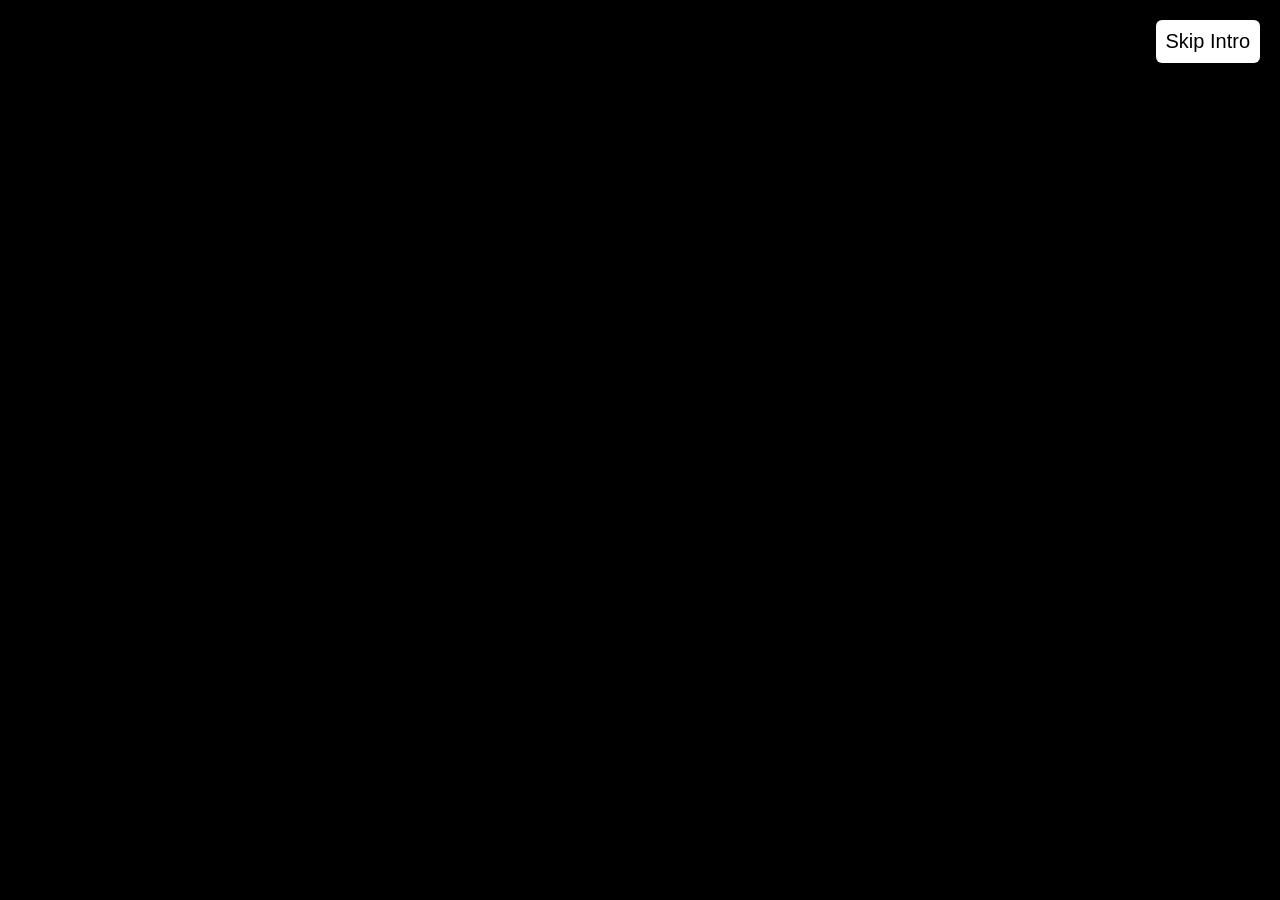
<file: index.html>
<!DOCTYPE html>
<html lang="en">

<head>
  <meta charset="UTF-8">
  <meta name="viewport" content="width=device-width, initial-scale=1.0">

  <!-- Page title for screen readers -->
  <title>Big Planetarium| Explore the Universe</title>

  <!-- Main external stylesheet link -->
  <link rel="stylesheet" href="stylesheets/style.css">

  <!-- Space-themed fonts link-->
  <link
    href="https://fonts.googleapis.com/css2?family=Orbitron:wght@400;600;800&family=Space+Grotesk:wght@300;400;600&display=swap"
    rel="stylesheet">
</head>

<body class="home-page">

  <!-- INTRO logo video-->
  <!--Better accessibility telling user its temporary overlay and 
   aria label explains what section is about-->
  <div id="introOverlay" role="dialog" aria-label="Intro animation overlay">
    <!--aria hidden used to prevent reading unnecessary media content-->
    <video id="introVideo" muted playsinline autoplay aria-hidden="true">

      <source src="ASSETS/logo 4k.mp4" type="video/mp4">
    </video>

    <!-- Accessible skip button -->
    <!--  to help users to jump directly to the homepage-->
    <button class="skipIntroBtn" onclick="skipIntro()">Skip Intro</button>
  </div>

  <!--Main Navigation  -->
  <nav class="nav" id="nav" aria-label="Main Navigation">
    <!-- Accessible alt text -->
    <img src="ASSETS/logo 1.png" class="logo" alt="Big Planetarium Logo">
    <div>
      <!-- type="button"- to prevent button from acting like a form submit -->
      <button type="button" onclick="playIntro()" aria-label="Replay intro">
        Intro</button>
      <button type="button" onclick="go('home')" aria-label="Go to home screen">
        Home</button>
      <button type="button" onclick="go('story')" aria-label="Open story timeline">
        Story Timeline</button>
      <button type="button" onclick="go('doors')" aria-label="Open portal section">
        Portals</button>
    </div>
  </nav>
  <!--Main Navigation ends here  -->

  <!-- Decorative side title of website -->
  <div class="side-title" aria-hidden="true">BIG PLANETARIUM</div>
  <canvas id="space" aria-hidden="true"> </canvas>

  <!-- Back navigation button -->
  <button id="backBtn" class="back-btn hidden" type="button" aria-label="return to homepage">

    ← TERMINATE JOURNEY</button>

  <!-- Accessible skip link -->
  <!--to help keyboard users skip repetitive navigation -->
  <a href="#main-content" class="skip-link">
    Skip to main content
  </a>

  <!-- Main Content -->
  <main id="main-content">

    <!-- Home Screen -->
    <section class="screen hidden" id="home" aria-labelledby="home-title">
      <h1>Big Planetarium</h1>

      <p class="subtitle1">You awaken in an infinite void. No stars. No light. Only silence… until reality begins to
        form
        around your
        consciousness.</p>
      <button class="awaken-btn" type="button" onclick="go('home2')"
        aria-label="Begin awakening sequence">Awaken</button>
    </section>

    <!--2nd pre-intro Home screen-->
    <section class="screen hidden" id="home2" aria-labelledby="journey-title">

      <h1 class="title">Through Space & Time</h1>

      <p class="subtitle2">A cinematic exploration of the 13.8 billion year voyage of our universe.</p>

      <button class="awaken-btn" type="button" onclick="go('story')" aria-label="Start universe journey">
        START JOURNEY</button>
    </section>

    <!-- DETAILED STORY TIMELINE SECTION -->

    <section class="section hidden" id="story" aria-labelledby="timeline-heading">
      <div class="story-scroll-container">
        <div class="story-header">

          <h2 id="subheading">The Timeline</h2>

        </div>

        <!-- 1 -->
        <article class="story-block">
          <div class="image-wrap"><img src="ASSETS/cosmos_1579876334.gif"
              alt="Animated visualization of the Big Bang expansion">
          </div>
          <div class="text-wrap">
            <h3>01. The Big Bang</h3>
            <p>13.8 billion years ago, everything began as a "singularity"—a point of infinite heat and density.
              In a rapid growth spurt called <strong>Inflation</strong>, space expanded exponentially in a
              tiny fraction of a second.</p>
          </div>
        </article>

        <!-- ================================================= -->

        <!-- 2 -->
        <article class="story-block">
          <div class="image-wrap"><img src="ASSETS/cosmos_2085432392.gif" alt="Primordial soup"></div>
          <div class="text-wrap">
            <h3>02. The Early Soup</h3>
            <p>The universe was a "Quark Soup," too hot for matter to exist. As it cooled, a tiny imbalance
              between matter and antimatter allowed matter to survive, eventually forming the first protons
              and neutrons.</p>
          </div>
        </article>
        <!-- ================================================= -->

        <!-- 3 -->
        <article class="story-block">
          <div class="image-wrap"><img src="ASSETS/cosmos_1296100878.gif" alt="Cosmic Microwave Background map"></div>
          <div class="text-wrap">
            <h3>03. Let There Be Light</h3>
            <p>380,000 years later, the universe cooled enough for neutral atoms to form. The "fog" cleared, and
              light traveled freely for the first time. This echo is still visible today as the <strong>Cosmic
                Microwave Background (CMB)</strong>.</p>
          </div>
        </article>
        <!-- ================================================= -->

        <!-- 4 -->
        <article class="story-block">
          <div class="image-wrap"><img src="ASSETS/cosmos_1156726132.gif" alt="The Dark age"></div>
          <div class="text-wrap">
            <h3>04. The Dark Ages</h3>
            <p>For millions of years, the universe was dark. There were no stars, only vast clouds of hydrogen
              and helium gas waiting for the invisible tug of Dark Matter to pull them together.</p>
          </div>
        </article>
        <!-- ================================================= -->

        <!-- 5 -->
        <article class="story-block">
          <div class="image-wrap"><img src="ASSETS/cosmos_1041196085.gif" alt="First stars"></div>
          <div class="text-wrap">
            <h3>05. The Cosmic Dawn</h3>
            <p>Gravity eventually won. The first stars (Population III) ignited, clustering into the first
              galaxies. Their ultraviolet light reionized the gas, finally clearing the cosmic haze.</p>
          </div>
        </article>
        <!-- ================================================= -->

        <!-- 6 -->
        <article class="story-block">
          <div class="image-wrap"><img src="ASSETS/cosmos_243748687.gif" alt="Galaxy Assembly"></div>
          <div class="text-wrap">
            <h3>06. Heavy Elements</h3>
            <p>The first stars died in violent supernovas, forging carbon, oxygen, and iron. These elements
              seeded the cosmos, providing the "stardust" needed to build later stars and planets.</p>
          </div>
        </article>
        <!-- ================================================= -->

        <!-- 7 -->
        <article class="story-block">
          <div class="image-wrap"><img src="ASSETS/cosmos_2030505076.gif" alt="Formation of planets">
          </div>
          <div class="text-wrap">
            <h3>07. Our Solar System</h3>
            <p>4.6 billion years ago, a nebula collapsed to form our Sun and Earth. By 3.8 billion years ago,
              simple life emerged, evolving into complex beings capable of wondering about their origins.</p>
          </div>
        </article>
        <!-- ================================================= -->

        <!-- 8 -->
        <article class="story-block">
          <div class="image-wrap"><img src="ASSETS/cosmos_456571891.gif" alt="Future Universe"></div>
          <div class="text-wrap">
            <h3>08. The Infinite Future</h3>
            <p>Today, Dark Energy accelerates expansion. One day, the universe may end in a cold "Heat Death" as the
              last
              stars burn out and space drifts apart. <strong>But before the lights fade, the vastness of the present
                remains yours to explore. Step through the portals to witness the wonders that exist in our fleeting
                moment of cosmic time.</strong> </p>
          </div>
        </article>
        <!-- ================================================= -->

        <!-- Portal transition button -->
        <button class="awaken-btn" type="button" onclick="go('doors')" aria-label="Open universe portals">
          TRANSIT THE PORTALS</button>
      </div>
    </section>

    <!-- ================================================= -->
    <!-- PORTAL SECTION -->
    <section class="screen hidden" id="doors" aria-labelledby="portal-heading">

      <h2>Choose a Portal</h2>

      <div class="doorGrid">

        <!-- ================================================= -->
        <!-- Portal 1-Milky Way Galaxy-->

        <!-- tabindex to allow keyboard focus and 
    role="button" to tell users that this behaves like a button.-->

        <article class="door" tabindex="0" role="button" aria-label="Enter the Milky Way portal"
          onclick="window.location.href='landing pages/milkyway.html'">
          <img src="ASSETS/u_mey4kjj5ww-galaxy-1998.gif" alt="Animated Milky Way galaxy">

          <h3>Milky Way</h3>
        </article>
        <!-- ================================================= -->

        <!-- Portal 2 - Solar System -->
        <article class="door" tabindex="0" role="button" aria-label="Enter the Solar System portal"
          onclick="window.location.href='landing pages/solarsystem.html'">
          <img src="ASSETS/universe.jpeg" alt="Illustration of the Solar System planets">

          <h3>Solar System</h3>
        </article>
        <!-- ================================================= -->
        <!-- PORTAL 3 - Stars -->

        <article class="door" tabindex="0" role="button" aria-label="Enter the Stars and Beyond portal"
          onclick="window.location.href='landing pages/stars.html'">
          <img src="ASSETS/space.jpeg" alt="Deep space filled with stars and galaxies">
          <h3>Stars & Beyond</h3>
        </article>

      </div>
    </section>
  </main>

  <!-- Main JavaScript link -->
  <script src="scripts/script.js"></script>

</body>

</html>
</body>

</html>
</file>
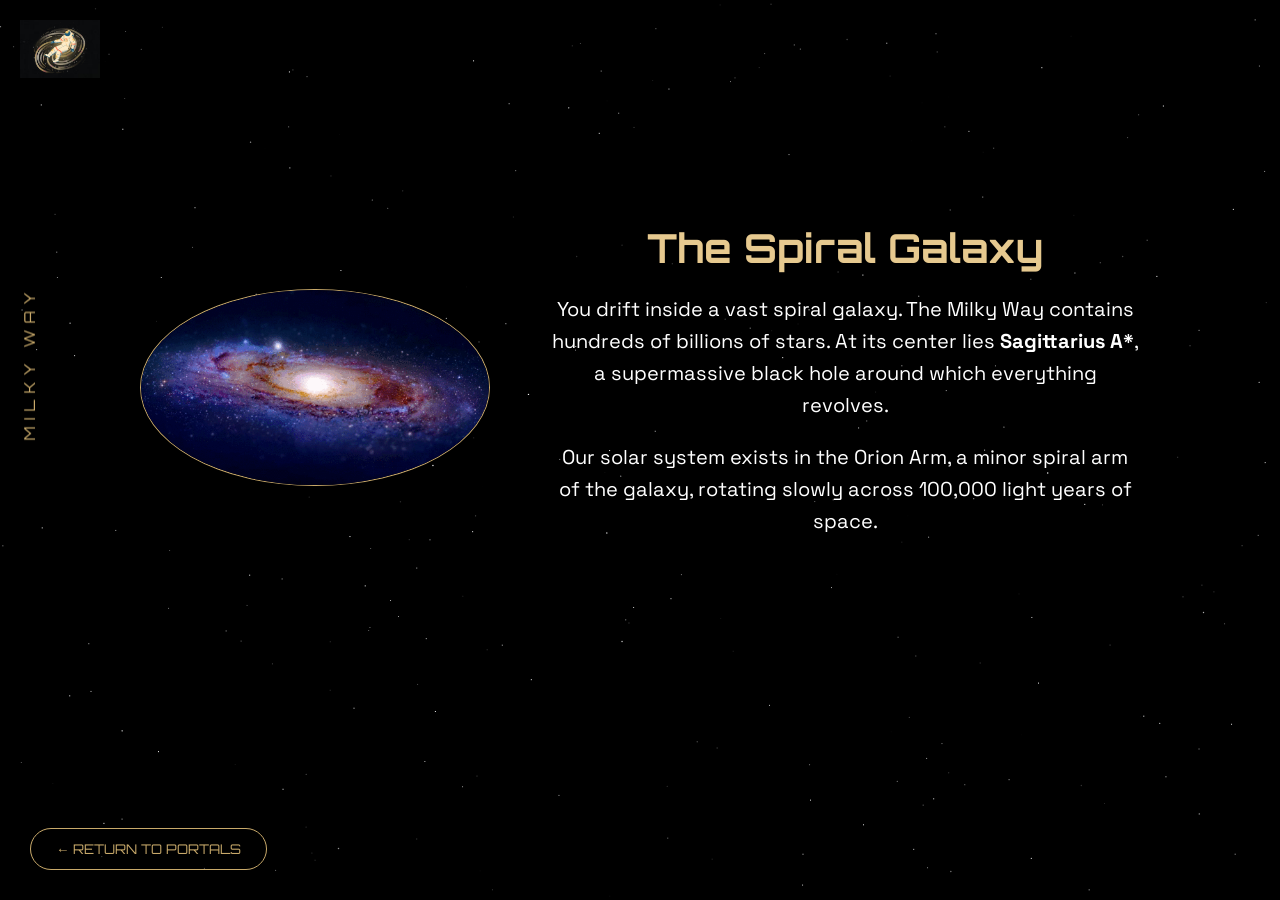
<file: landing pages/milkyway.html>
<!DOCTYPE html>
<html lang="en">

<head>
    <meta charset="UTF-8">
    <meta name="viewport" content="width=device-width, initial-scale=1.0">
    <title>Milky Way | Big Planetarium</title>
    <!-- Link to the shared landing style page -->
    <link rel="stylesheet" href="../stylesheets/landing.css">
    <link
        href="https://fonts.googleapis.com/css2?family=Orbitron:wght@400;600;800&family=Space+Grotesk:wght@300;400;600&display=swap"
        rel="stylesheet">
</head>

<body>
    <nav class="nav show" aria-label="Main Navigation">
        <img src="../ASSETS/logo 1.png" class="logo" alt="Planetarium Logo">

    </nav>

    <!-- Side title  -->
    <div class="side-title" aria-hidden="true">MILKY WAY</div>

    <!-- Starfield background  -->
    <canvas id="space" aria-hidden="true"></canvas>

    <main id="main-content" class="section">
        <div class="story-scroll-container">
            <article class="story-block active">
                <div class="image-wrap">
                    <img src="../ASSETS/u_mey4kjj5ww-galaxy-1998.gif" alt="Milky Way Galaxy">
                </div>
                <div class="text-wrap">
                    <h3>The Spiral Galaxy</h3>
                    <p>You drift inside a vast spiral galaxy. The Milky Way contains hundreds of billions of stars. At
                        its center lies <strong>Sagittarius A*</strong>, a supermassive black hole around which
                        everything revolves.</p>
                    <p>Our solar system exists in the Orion Arm, a minor spiral arm of the galaxy, rotating slowly
                        across 100,000 light years of space.</p>
                </div>
            </article>
        </div>
    </main>

    <button class="back-btn" type="button" onclick="returnToPortals()" aria-label="Go back to the portal selection">
        ← RETURN TO PORTALS
    </button>
    <!-- Shared landing javascript-->
    <script src="../scripts/landing.js"></script>
</body>

</html>
</file>
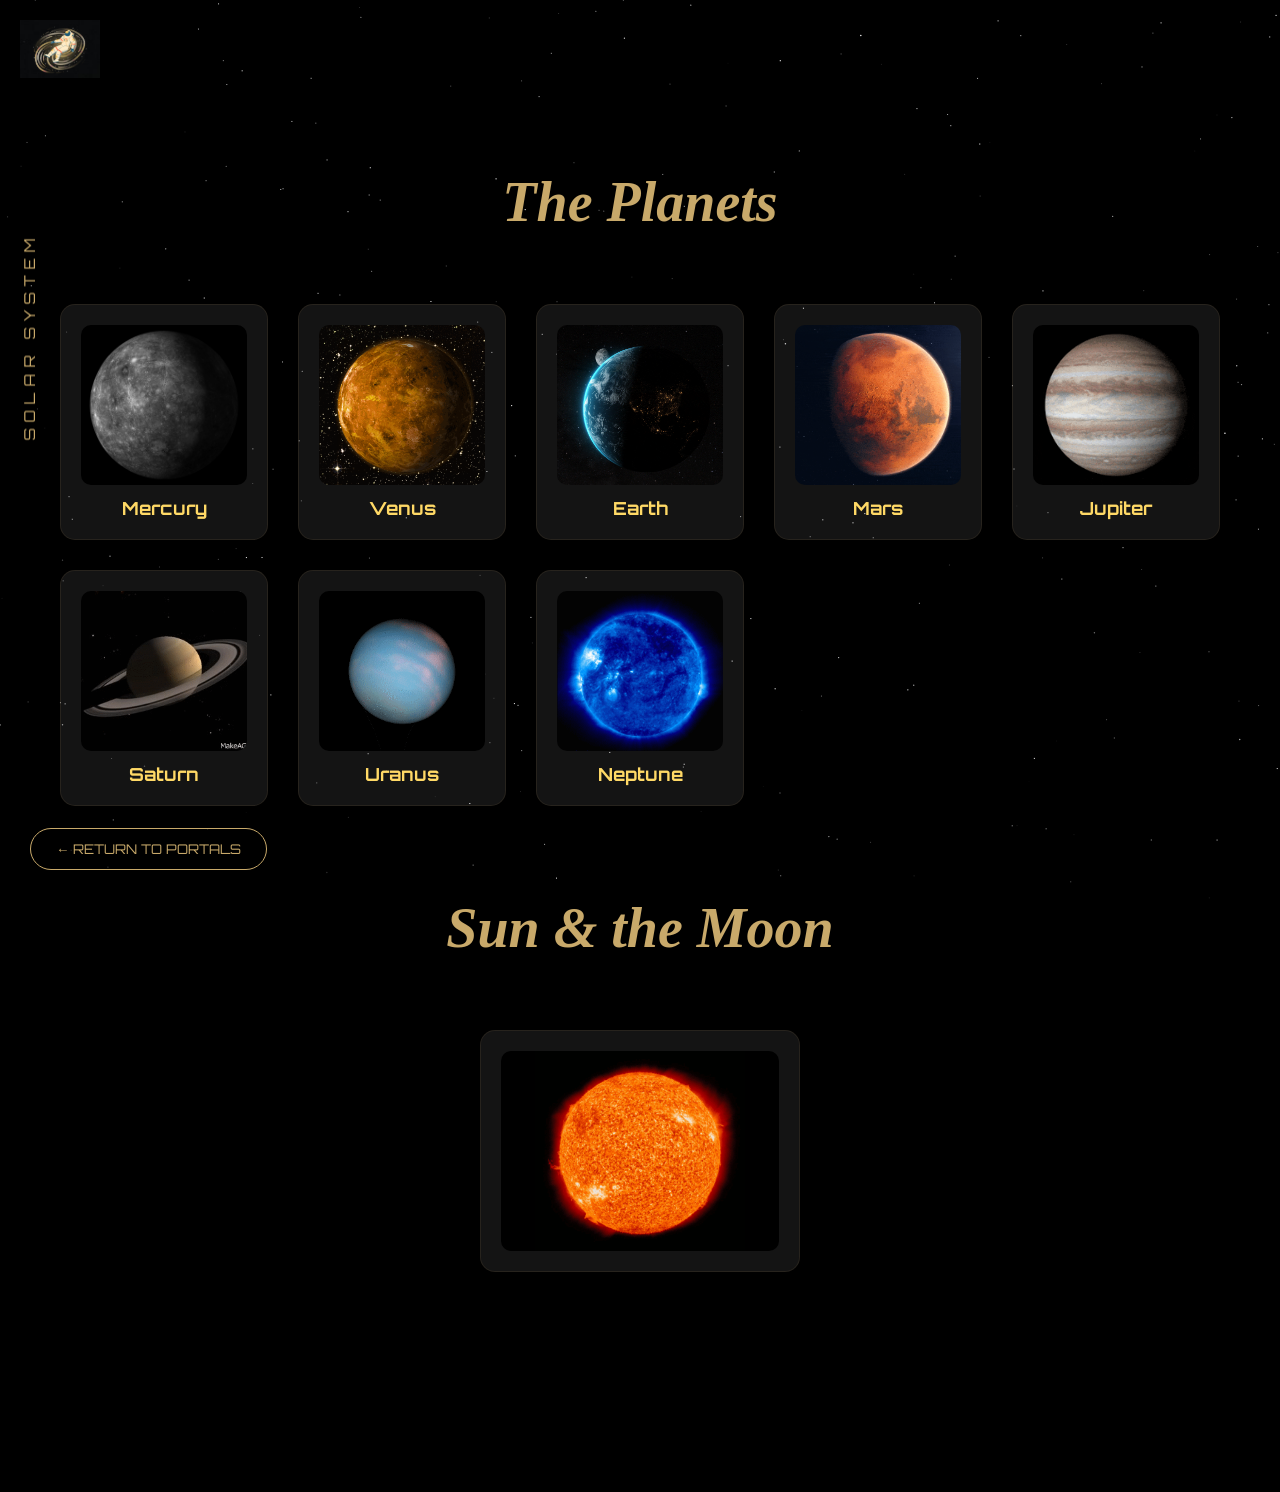
<file: landing pages/solarsystem.html>
<!DOCTYPE html>
<html lang="en">

<head>
  <meta charset="UTF-8">
  <meta name="viewport" content="width=device-width, initial-scale=1.0">
  <title>Solar System | Big Planetarium</title>
  <!-- Link to the shared landing style page -->
  <link rel="stylesheet" href="../stylesheets/landing.css">

  <link
    href="https://fonts.googleapis.com/css2?family=Orbitron:wght@400;600;800&family=Space+Grotesk:wght@300;400;600&display=swap"
    rel="stylesheet">
</head>

<body>
  <nav class="nav show" aria-label="Main Navigation">
    <img src="../ASSETS/logo 1.png" class="logo" alt="Big Planetarium Logo">

  </nav>

  <!--Visual decoration - Side title  -->
  <div class="side-title" aria-hidden="true">SOLAR SYSTEM</div>
  <!--Visual decoration - Starfield background  -->
  <canvas id="space" aria-hidden="true"></canvas>

  <!--Main content -->
  <main id="main-content">

    <section class="section" aria-labelledby="planets-title">
      <h2 class="title">The Planets</h2>
      <div class="grid">

        <!-- 
          Added aria-label so screen readers describe the ACTION (viewing details) 
          rather than just reading the name of the planet.
        -->
        <div class="card"
          onclick="openPlanet('Mercury', 'Type: Terrestrial (Rocky)<br>Moons: 0<br>Year: 88 Earth Days<br>Atmosphere: Oxygen, Sodium, Hydrogen<br><br>Uniqueness: Smallest planet with extreme temperatures (430°C to -180°C).', '../ASSETS/mercury.gif')"
          role="button" tabindex="0" aria-label="View details for Mercury">
          <img src="../ASSETS/mercury.gif" alt="Mercury">
          <h3>Mercury</h3>
        </div>
        <div class="card"
          onclick="openPlanet('Venus', 'Type: Terrestrial (Rocky)<br>Moons: 0<br>Year: 225 Earth Days<br>Atmosphere: Thick Carbon Dioxide & Sulfuric Acid<br><br>Uniqueness: The hottest planet in our system; it rotates backward.', '../ASSETS/venus.gif')"
          role="button" tabindex="0" aria-label="View details for Venus">
          <img src="../ASSETS/venus.gif" alt="Venus ">
          <h3>Venus</h3>
        </div>
        <div class="card"
          onclick="openPlanet('Earth', 'Type: Terrestrial (Rocky)<br>Moons: 1<br>Year: 365 Days<br>Atmosphere: Nitrogen & Oxygen<br><br>Uniqueness: The only world known to harbor life and liquid surface water.', '../ASSETS/earth.gif')"
          role="button" tabindex="0" aria-label="View details for Earth">
          <img src="../ASSETS/earth.gif" alt="Earth">
          <h3>Earth</h3>
        </div>
        <div class="card"
          onclick="openPlanet('Mars', 'Type: Terrestrial (Rocky)<br>Moons: 2<br>Year: 687 Earth Days<br>Atmosphere: Mostly Carbon Dioxide<br><br>Uniqueness: The Red Planet; home to Olympus Mons, the largest volcano in space.', '../ASSETS/mars.gif')"
          role="button" tabindex="0" aria-label="View details for Mars">
          <img src="../ASSETS/mars.gif" alt="Mars">
          <h3>Mars</h3>
        </div>
        <div class="card"
          onclick="openPlanet('Jupiter', 'Type: Gas Giant<br>Moons: 95<br>Year: 12 Earth Years<br>Atmosphere: Hydrogen & Helium<br><br>Uniqueness: The King of Planets; twice as massive as all other planets combined.', '../ASSETS/jupiter.gif')"
          role="button" tabindex="0" aria-label="View details for Jupiter">
          <img src="../ASSETS/jupiter.gif" alt="Jupiter">
          <h3>Jupiter</h3>
        </div>
        <div class="card"
          onclick="openPlanet('Saturn', 'Type: Gas Giant<br>Moons: 146<br>Year: 29 Earth Years<br>Atmosphere: Hydrogen & Helium<br><br>Uniqueness: Spectacular ring system; it is so light it would float in water.', '../ASSETS/saturn.gif')"
          role="button" tabindex="0" aria-label="View details for Saturn">
          <img src="../ASSETS/saturn.gif" alt="Saturn">
          <h3>Saturn</h3>
        </div>
        <div class="card"
          onclick="openPlanet('Uranus', 'Type: Ice Giant<br>Moons: 27<br>Year: 84 Earth Years<br>Atmosphere: Hydrogen, Helium, Methane<br><br>Uniqueness: The Sideways Planet; it rotates on its side due to an ancient collision.', '../ASSETS/uranus.gif')"
          role="button" tabindex="0" aria-label="View details for Uranus">
          <img src="../ASSETS/uranus.gif" alt="Uranus">
          <h3>Uranus</h3>
        </div>
        <div class="card"
          onclick="openPlanet('Neptune', 'Type: Ice Giant<br>Moons: 14<br>Year: 165 Earth Years<br>Atmosphere: Hydrogen, Helium, Methane<br><br>Uniqueness: The Windiest World. Supersonic winds reach speeds over 1,200 mph.', '../ASSETS/neptune.gif')"
          role="button" tabindex="0" aria-label="View details for Neptune">
          <img src="../ASSETS/neptune.gif" alt="Neptune">
          <h3>Neptune</h3>
        </div>
      </div>

      <h2 class="title">Sun & the Moon </h2>
      <div class="grid-center">
        <div class="card"
          onclick="openPlanet('Sun','Type: Star<br>Center of Solar System<br><br>Uniqueness: Provides all energy for life on Earth<br><br><h3>Moon</h3> The Moon orbits Earth and influences tides and is the only natural satellite of our planet.','../ASSETS/Sun-Moon.gif')"
          role="button" tabindex="0" aria-label="View details for the Sun and Moon">


          <img src="../ASSETS/Sun-Moon.gif" alt="Visualization of the Sun and Moon">
        </div>
      </div>
    </section>
  </main>


  <div class="modal" id="modal" role="dialog" aria-modal="true" aria-labelledby="mtitle">
    <div class="modal-content">
      <button class="close" type="button" onclick="closeModal()" aria-label="Close details">
        Close</button>
      <img id="mimg" alt="Planet detail visual">
      <h2 id="mtitle"></h2>
      <p id="mdesc"></p>
    </div>
  </div>

  <button class="back-btn" type="button" onclick="returnToPortals()" aria-label="Return to portal selection">
    ← RETURN TO PORTALS
  </button>

  <script src="../scripts/landing.js"></script>

</body>

</html>
</file>
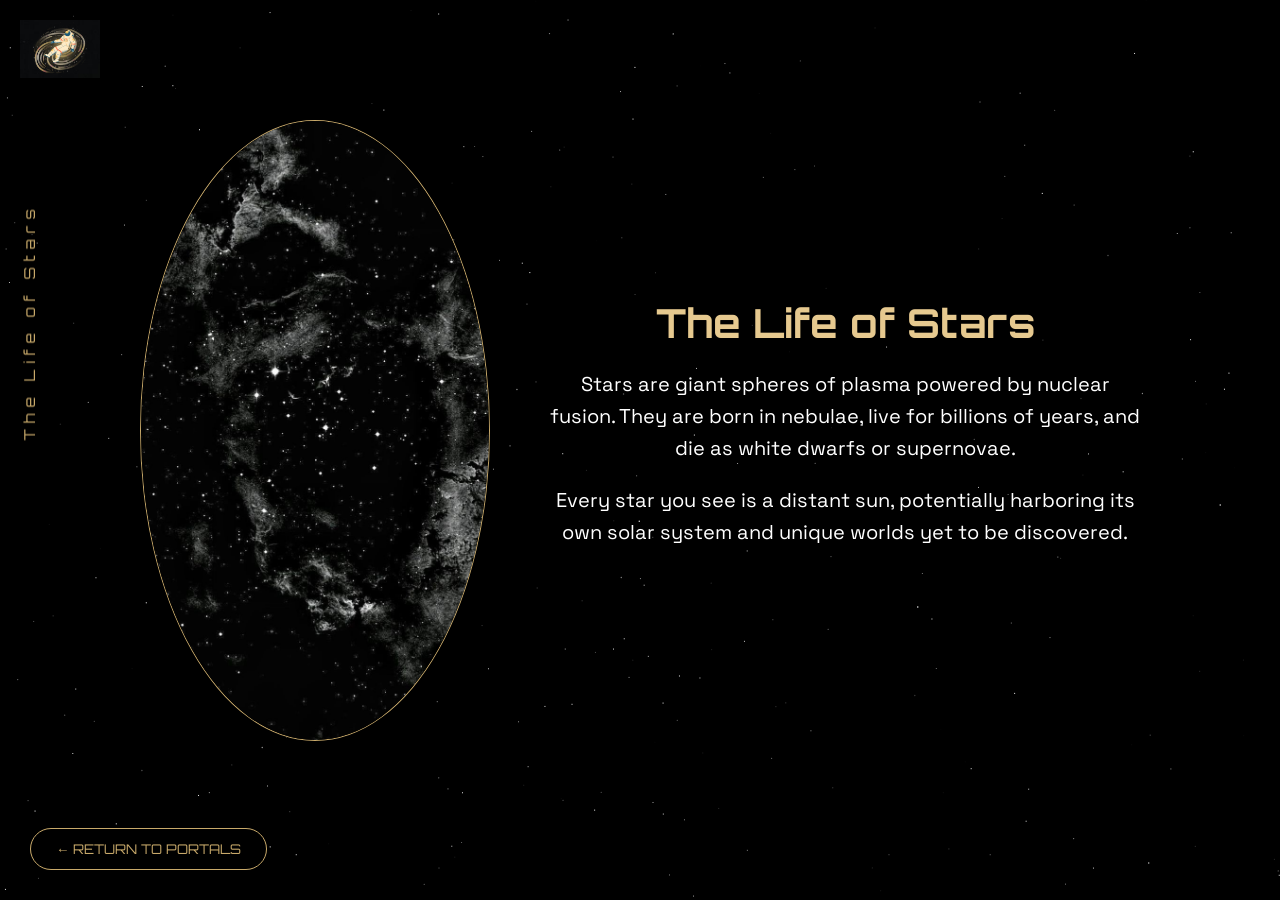
<file: landing pages/stars.html>
<!DOCTYPE html>
<html lang="en">

<head>
  <meta charset="UTF-8">
  <meta name="viewport" content="width=device-width, initial-scale=1.0">
  <title>Stars | Big Planetarium</title>
  <link rel="stylesheet" href="../stylesheets/landing.css">
  <link
    href="https://fonts.googleapis.com/css2?family=Orbitron:wght@400;600;800&family=Space+Grotesk:wght@300;400;600&display=swap"
    rel="stylesheet">
</head>

<body>
  <nav class="nav show" aria-label="Main Navigation">
    <img src="../ASSETS/logo 1.png" class="logo">
  </nav>

  <div class="side-title" aria-hidden="true">The Life of Stars</div>
  <canvas id="space" aria-hidden="true"></canvas>
  <main id="main-content" class="section">
    <div class="story-scroll-container">
      <article class="story-block active">
        <div class="image-wrap">
          <img src="../ASSETS/space.jpeg" alt="Deep space view showing a dense field of distant stars ">
        </div>
        <div class="text-wrap">
          <h3>The Life of Stars</h3>
          <p>Stars are giant spheres of plasma powered by nuclear fusion. They are born in nebulae, live for billions of
            years, and die as white dwarfs or supernovae.</p>
          <p>Every star you see is a distant sun, potentially harboring its own solar system and unique worlds yet to be
            discovered.</p>
        </div>
      </article>
    </div>
  </main>

  <button class="back-btn" type="button" onclick="returnToPortals()" aria-label="Return to the portal selection screen">
    ← RETURN TO PORTALS
  </button>
  <script src="../scripts/landing.js"></script>
</body>

</html>
</file>
<file: stylesheets/style.css>
/* 
  to hide intro completely after user skips it 
  -used it for accessibilty.
*/
.skip-intro-active #introOverlay {
  display: none;
  opacity: 0;
  visibility: hidden;
}

/* CSS variables for reusable theme colors.
  to make the design easier to maintain later.*/

:root {
  --gold: #C8A96A;
  --soft-gold: #e6c98f;
}

/*  Basic reset so spacing behaves consistently across browsers.*/
* {
  margin: 0;
  padding: 0;
  box-sizing: border-box;
}

body {
  font-family: 'Space Grotesk', sans-serif;
  color: white;
  overflow: hidden;
  background: black;
  z-index: 1;
  position: relative;

}

/* 
  Shared screen layout styles.
  Using flexbox here to center content easily.
*/

.screen,
.section {
  position: fixed;
  inset: 0;
  display: flex;
  flex-direction: column;
  justify-content: flex-start;
  align-items: center;
  text-align: center;
  padding: 80px 20px;
  transition: all 1s;
  overflow-y: auto;
  /* Allows scrolling inside sections */
  z-index: 5;
  /* Added z-index to stay above canvas */
}

/* ===== Accessibilty feature  ===== */

/* 
  Skip link used to help keyboard users jump directly
  to the main content instead of tabbing through everything.
*/
.skip-link {
  position: absolute;
  z-index: 1000;
  /* Added z-index to stay on top of the page */
  top: -40px;
  left: 10px;
  background: white;
  color: black;
  padding: 8px;

}

/* Skip link becomes visible when focused with keyboard tab.*/
.skip-link:focus {
  top: 10px;
}

/* 
  Focus outline to improve keyboard accessibility.
  Helping users to see which button is currently selected.
*/
button:focus {
  outline: 3px solid white;
  outline-offset: 4px;
}

/* Decorative floating side-title */
.side-title {
  position: fixed;
  left: 20px;
  top: 50%;
  transform: translateY(-50%) rotate(-90deg);
  transform-origin: left top;
  font-family: 'Orbitron', sans-serif;
  font-size: 15px;
  letter-spacing: 6px;
  color: burlywood;
  animation: floatText 6s infinite;
  /* Floating animation */


  z-index: 10;
}

/* Keyframe animation for floating title.*/
@keyframes floatText {
  50% {
    transform: translateY(-55%) rotate(-90deg)
  }
}

/* INTRO SECTION */
#introOverlay {
  position: fixed;
  inset: 0;
  background: black;
  z-index: 9999;
  /* Very high z-index keeps intro above everything */
  display: flex;
  justify-content: center;
  align-items: center;
  flex-direction: column;
  transition: opacity 1s;
}

/* Fullscreen cinematic intro video */
#introOverlay video {
  width: 100%;
  height: 100%;
  object-fit: cover;
  /* to prevent video stretching */

}

/* Intro skip button for accessibilty */
.skipIntroBtn {
  position: absolute;
  top: 20px;
  right: 20px;
  padding: 10px;
  background: white;
  color: black;
  border: none;
  border-radius: 6px;
  cursor: pointer;
  z-index: 10000;
  font-size: 20px;
  font-weight: 500;
}

/* Navigation bar */
.nav {
  position: fixed;
  top: 0;
  width: 100%;
  justify-content: space-between;
  align-items: center;
  display: flex;
  padding: 12px 20px;
  background: rgba(0, 0, 0, 0.4);
  backdrop-filter: blur(8px);
  /* backdrop-filter to create glassmorphism blur effect.*/
  z-index: 100;
  opacity: 0;
  transition: opacity 1s;

}

/* Hover effect so the button doesn't feel static */
.nav button:hover {
  background: yellow;
  color: black;
}

/* to make the navigation fade in smoothly */
.nav.show {
  opacity: 1;
}

/* Animated rotating logo */
.logo {
  width: 100px;
  margin-right: 40px;
  animation: spin 5s linear infinite;
  /* Infinite spin animation */
}

/* Rotation animation for the side logo */
@keyframes spin {
  from {
    transform: rotate(0deg);
  }

  to {
    transform: rotate(360deg);
  }
}

.nav button {
  margin-left: 10px;
  padding: 8px 12px;
  background: rgba(255, 255, 255, 0.1);
  border: none;
  color: white;
  border-radius: 6px;
  cursor: pointer;
  font-family: 'Space Grotesk', sans-serif;
  font-size: 17px;

}

/* ===== SCREENS ===== */
/* Handles showing and hiding different screens */
.screen {
  position: fixed;
  inset: 0;
  display: flex;
  flex-direction: column;
  justify-content: center;
  align-items: center;
  text-align: center;
  padding: 80px 20px;
  transition: all 1s;
}

/* Hidden screens slide away and become non-interactive.*/
.hidden {
  opacity: 0;
  transform: translateY(100vh);
  pointer-events: none;
  /* to prevent hidden sections from blocking clicks */

  display: none;
  /* Added display none to ensure they don't block clicks */

}

/* ===== Home Section ===== */
#home h1 {
  font-size: 70px;
  font-family: 'Orbitron', sans-serif;
  line-height: 1.7;
}

p {
  font-size: 20px;
  color: lightgray;
  margin-bottom: 40px;

}

#home2 {
  justify-content: center;
  text-align: center;
}

.title {
  font-family: 'Bodoni Moda', serif;
  /*responsive font css used to make text
   scales smoothly between min and max sizes on all screens */
  font-size: clamp(50px, 10vw, 70px);
  color: var(--gold);
  font-style: italic;
  margin-bottom: 20px;
}

.subtitle1 {
  font-size: 22px;
  color: lightgray;
  line-height: 1.9;
  /* Better readability for accessibility */
  margin-bottom: 40px;

}

.subtitle2 {
  font-size: 22px;
  color: lightgray;
  max-width: 500px;
  margin-bottom: 40px;
}

/* Main call-to-action buttons */
.awaken-btn {
  padding: 15px 40px;
  background: yellow;
  color: black;
  border: none;
  border-radius: 40px;
  font-family: 'Orbitron', sans-serif;
  font-weight: bold;
  font-size: 20px;
  cursor: pointer;
  transition: 0.3s;
}

/* Smooth hover interaction */
.awaken-btn:hover {
  transform: scale(1.05);
  box-shadow: 0 0 30px rgba(200, 169, 106, 0.4);
}


#story h2 {
  font-family: 'Space Grotesk', sans-serif;
  font-weight: 500;
}



/* ===== Portals ===== */
/*CSS Grid used for responsive portal layout*/

.doorGrid {
  display: grid;
  grid-template-columns: repeat(auto-fit, minmax(160px, 1fr));
  /* Auto responsive columns */
  gap: 20px;
  width: 90%;
  max-width: 900px;
}

.door {
  border-radius: 12px;
  overflow: hidden;
  cursor: pointer;
  background: rgba(255, 255, 255, 0.1);
  text-align: center;
}

.door img {
  width: 100%;
  height: 180px;
  object-fit: cover;
  /* to keep images from stretching */

}

#doors h2 {

  font-family: 'Space Grotesk', sans-serif;
  font-weight: 500;
  color: white;
  font-size: 3rem;
  letter-spacing: 4px;
  margin-bottom: 50px;

}

.door h3 {
  padding: 10px;
  color: yellow;
}

/* ===== Starfield bg ===== */
canvas {
  position: fixed;
  inset: 0;
  /* to keeps animated stars behind content */
  z-index: 0;
}


/* ================================================= */
/* Story timeline */
.story-scroll-container {
  max-width: 1000px;
  width: 100%;
  padding: 150px 20px;
}

.story-header {
  text-align: center;
  margin-bottom: 100px;
}

.story-header h2 {
  font-family: 'Orbitron', sans-serif;
  font-size: 50px;
  color: var(--gold);
  text-transform: uppercase;
  letter-spacing: 10px;
}

/*   Timeline reveal animations.*/

.story-block {
  display: flex;
  align-items: center;
  gap: 60px;
  margin-bottom: 250px;
  opacity: 0;
  transform: translateY(100px);
  /* used it to make transitions smooth so changes don’t feel abrupt or instant */
  transition: all 1.2s cubic-bezier(0.16, 1, 0.3, 1);
}

/* Alternating timeline layout */
/* Used it to alternate the layout so the timeline starts with image on one side 
and then switches for the next blocks */
.story-block:nth-child(even) {
  flex-direction: row-reverse;
}

/* The Reveal Animation  */
.story-block.active {
  opacity: 1;
  transform: translateY(0);
}

/* Image container for each story section */
.image-wrap {
  flex: 1;
  /* gives equal space in layout */
  position: relative;
  opacity: 0;
  /* hidden initially so animation can fade it in */
  transition: opacity 1s 0.3s, transform 1s 0.3s;
  /* smooth fade + scale animation */
  transform: scale(0.8);
}

/* When story block becomes active, image smoothly appears */
.story-block.active .image-wrap {
  opacity: 1;
  /* makes image visible */
  transform: scale(1);
}

/* Circular glowing cosmic images */
.image-wrap img {
  width: 100%;
  aspect-ratio: 1;
  /* to keep image perfectly square */
  object-fit: cover;
  border-radius: 50%;
  /* to make image circular */
  border: 1px solid var(--gold);
  /* gives soft gold outline */
  box-shadow: 0 0 50px rgba(200, 169, 106, 0.1);
}

/* Text section for each story block */
.text-wrap {
  flex: 1.5;
  opacity: 0;
  transition: opacity 1s 0.6s, transform 1s 0.6s;
  /* delayed smooth reveal after image */
  transform: translateX(30px);
}

.story-block:nth-child(even).active .text-wrap {
  transform: translateX(0);
  /* to bring text to normal position */
}

/* When active, text becomes visible */
.story-block.active .text-wrap {
  opacity: 1;
  transform: translateX(0);
}

/* Story heading  */
.text-wrap h3 {
  font-family: 'Orbitron', sans-serif;
  color: var(--soft-gold);
  font-size: 40px;
  margin-bottom: 20px;
}

/* Paragraph -story content */
.text-wrap p {
  color: #ccc;
  line-height: 1.8;
  font-size: 20px;
}

/* --- Back button --- */
.back-btn {
  position: fixed;
  bottom: 40px;
  left: 40px;
  z-index: 1000;
  padding: 12px 25px;
  background: rgba(0, 0, 0, 0.6);
  backdrop-filter: blur(10px);
  border: 1px solid var(--gold);
  color: var(--gold);
  border-radius: 40px;
  cursor: pointer;
  font-family: 'Orbitron', sans-serif;
  transition: 0.3s;
}

/* Simple hover effect  */
.back-btn:hover {
  background: var(--gold);
  color: #000;
}

#subheading {
  font-size: 70px;
  font-weight: 500;
  font-family: 'Bodoni Moda', serif;
  font-style: italic;
  color: white
}
</file>
<file: stylesheets/landing.css>
:root {
  /* Main colours used across the site.*/
  --gold: #C8A96A;
  --soft-gold: #e6c98f;
}

/* Basic reset*/
* {
  margin: 0;
  padding: 0;
  box-sizing: border-box;
}

body {
  font-family: 'Space Grotesk', sans-serif;
  background: #000;
  color: white;
  overflow-y: auto;
  /* to enable vertical scrolling for solar system/story */
  overflow-x: hidden;
  /*disabled horizonatal scrolling */
}

/* The star background stays fixed behind
     the content to create an immersive effect
     without affecting readability. */
canvas {
  position: fixed;
  inset: 0;
  z-index: -1;
}


.title {
  margin-top: 50px;
}

/* Side Title Animation  */
.side-title {
  position: fixed;
  left: 20px;
  top: 50%;
  transform: translateY(-50%) rotate(-90deg);
  transform-origin: left top;
  font-family: 'Orbitron', sans-serif;
  font-size: 15px;
  letter-spacing: 6px;
  color: var(--gold);
  z-index: 10;
  animation: floatText 6s infinite;
}

@keyframes floatText {
  50% {
    transform: translateY(-55%) rotate(-90deg)
  }
}

/* Logo Fixed placement to recognize branding on every page*/
.logo {
  position: fixed;
  top: 20px;
  left: 20px;
  width: 80px;
  z-index: 100;
}

/* Main content of all landing pages  */
.section {
  width: 100%;
  max-width: 1200px;
  margin: 0 auto;
  padding: 120px 20px;
  /* extra space for logo so content dont overlap at the top */
  display: flex;
  flex-direction: column;
  align-items: center;
  text-align: center;
  transition: all 1s;
}

.title {
  font-family: 'Bodoni Moda', serif;
  font-size: clamp(2rem, 6vw, 3.5rem);
  /* to make headings responsive
     for accessibility across devices. */
  color: var(--gold);
  font-style: italic;
  margin-bottom: 30px;
}

/* Grid & Cards (For Planets) */
.grid {
  display: grid;
  grid-template-columns: repeat(auto-fit, minmax(180px, 1fr));
  gap: 30px;
  width: 100%;
  margin: 40px 0;
}

/* Special centering for the Sun & Moon section */
.grid-center {
  display: flex;
  justify-content: center;
  width: 100%;
  margin: 40px 0 100px 0;
}

/* to ensure the Sun/Moon card doesn't stretch to full width */
.grid-center .card {
  max-width: 320px;
  width: 100%;
  margin: 0 auto;
}

.grid-center .card img {
  height: 200px;
  object-fit: contain;
  /*ensures the img fits without cropping*/
  background: #000;
}

.card {
  background: rgba(255, 255, 255, 0.08);
  padding: 20px;
  border-radius: 15px;
  cursor: pointer;
  /* Cursor change to make it obvious
     that the cards are clickable. */
  transition: 0.3s;
  border: 1px solid rgba(200, 169, 106, 0.1);
}

.card:hover {
  transform: translateY(-10px);
  background: rgba(255, 255, 255, 0.15);
  border-color: var(--gold);
}

.card img {
  width: 100%;
  height: 160px;
  /* FIXED HEIGHT = consistency */
  object-fit: cover;
  /* crops instead of stretching */
  border-radius: 10px;
  display: block;
}


.card h3 {
  margin-top: 12px;
  color: #ffd966;
  font-size: 18px;
  font-family: 'Orbitron', sans-serif;
}

/* Modal flash card - This fixes the planet popups */
.modal {
  position: fixed;
  inset: 0;
  background: rgba(0, 0, 0, 0.95);
  display: none;
  justify-content: center;
  align-items: center;
  z-index: 9999;
  backdrop-filter: blur(5px);
  /* Blur effect used here to focus
     attention on popup content. */

}

.modal-content {
  max-width: 500px;
  width: 90%;
  background: #111;
  padding: 30px;
  border-radius: 20px;
  border: 1px solid var(--gold);
  text-align: center;
  position: relative;
  animation: zoomIn 0.4s ease;
}

.modal-content img {
  width: 100%;
  height: 300px;
  object-fit: cover;
  /* to prevent stretching */
  border-radius: 10px;
  margin-bottom: 20px;
}

.close {
  position: absolute;
  top: 15px;
  right: 15px;
  background: var(--gold);
  color: black;
  border: none;
  padding: 5px 15px;
  border-radius: 5px;
  cursor: pointer;
  font-weight: bold;
}

@keyframes zoomIn {
  from {
    transform: scale(0.8);
    opacity: 0
  }

  to {
    transform: scale(1);
    opacity: 1
  }
}

/* Story block (For Milky Way / stars) */
.story-block {
  display: flex;
  justify-content: center;
  gap: 60px;
  align-items: center;
  flex-direction: row;
  margin: 0 auto;
  max-width: 1000px;
  opacity: 0;
  transform: translateY(50px);
  transition: 1s ease;
}

.story-scroll-container {
  display: flex;
  justify-content: center;
  align-items: center;
  min-height: 60vh;
  /* Centers content vertically in the viewport */
  width: 100%;
}

.story-block.active {
  opacity: 1;
  transform: translateY(0);
}

.story-block:nth-child(even) {
  flex-direction: row-reverse;
}

.image-wrap img {
  width: 350px;
  border-radius: 50%;
  border: 1px solid var(--gold);
}

.text-wrap h3 {
  font-family: 'Orbitron', sans-serif;
  color: var(--soft-gold);
  font-size: 40px;
  margin-bottom: 20px;
}

/* return button */
.back-btn {
  position: fixed;
  bottom: 30px;
  left: 30px;
  padding: 12px 25px;
  background: rgba(0, 0, 0, 0.7);
  border: 1px solid var(--gold);
  color: var(--gold);
  border-radius: 40px;
  cursor: pointer;
  z-index: 1000;
  font-family: 'Orbitron', sans-serif;
  transition: 0.3s;
}

.back-btn:hover {
  background: var(--gold);
  color: black;
}

/*font styling for planet modal popup*/
#mdesc {
  font-size: 20px;
  line-height: 1.5;
}

.text-wrap p {
  font-size: 20px;
  line-height: 1.6;
  /* Keeps the lines from being too squished */
  margin-bottom: 20px;
  /* Space between paragraphs */
}
</file>
